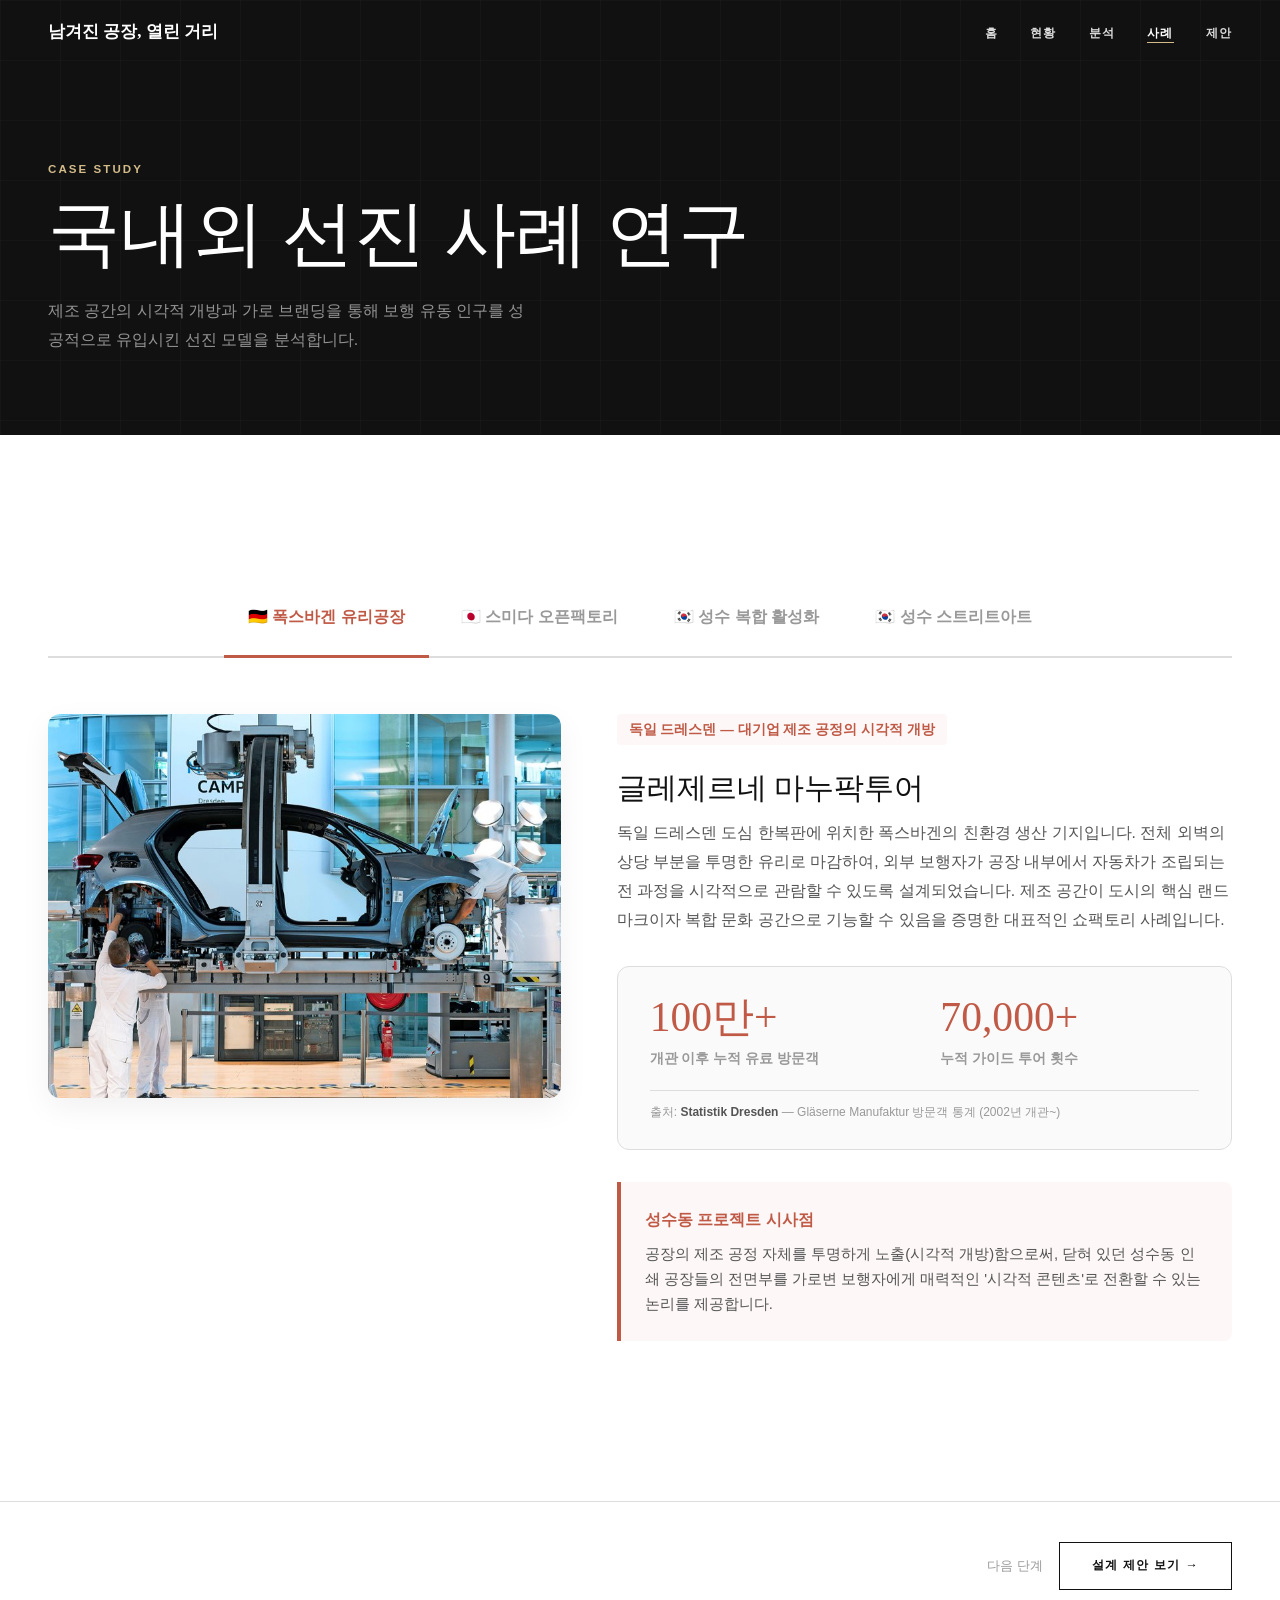
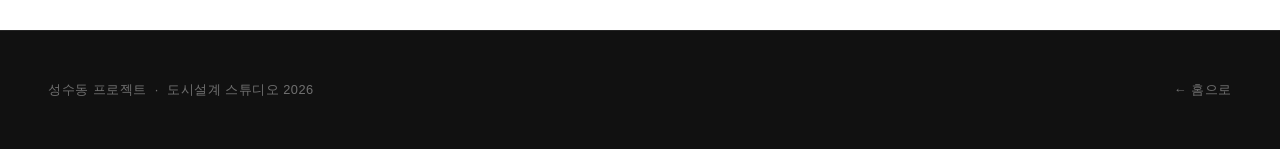
<file: case.html>
<!DOCTYPE html>
<html lang="ko">
<head>
  <meta charset="UTF-8" />
  <meta name="viewport" content="width=device-width, initial-scale=1.0" />
  <title>사례 — 남겨진 공장, 열린 거리</title>
  <link rel="stylesheet" href="style.css" />
  <style>
    /* ── 국내외 사례 인터랙티브 탭 + 시각화 전용 스타일 ── */
    .tabs-container {
      max-width: 1200px;
      margin: 3rem auto;
      padding: 0;
    }

    /* 탭 버튼 디자인 */
    .tab-buttons {
      display: flex;
      justify-content: center;
      gap: 0.5rem;
      margin-bottom: 3.5rem;
      border-bottom: 2px solid var(--gray-light);
      padding-bottom: 1rem;
      flex-wrap: wrap;
    }

    .tab-btn {
      padding: 12px 24px;
      font-size: 1rem;
      font-weight: 600;
      background: none;
      border: none;
      color: var(--gray-mid);
      cursor: pointer;
      position: relative;
      transition: all 0.3s ease;
    }

    .tab-btn.active {
      color: #C05A46;
    }
    .tab-btn.active::after {
      content: '';
      position: absolute;
      bottom: -18px;
      left: 0;
      width: 100%;
      height: 3px;
      background-color: #C05A46;
    }

    /* 탭 콘텐츠 애니메이션 */
    .tab-content {
      display: none;
      animation: fadeIn 0.5s ease forwards;
    }
    .tab-content.active {
      display: block;
    }

    @keyframes fadeIn {
      from { opacity: 0; transform: translateY(12px); }
      to { opacity: 1; transform: translateY(0); }
    }

    /* 내측 기본 그리드 */
    .case-grid {
      display: grid;
      grid-template-columns: 1fr 1.2fr;
      gap: 3.5rem;
      align-items: start;
    }

    /* 이미지 박스 */
    .case-img-box {
      width: 100%;
      aspect-ratio: 4/3;
      overflow: hidden;
      border-radius: 12px;
      box-shadow: 0 10px 30px rgba(0,0,0,0.06);
      transition: transform 0.4s ease, box-shadow 0.4s ease;
    }
    .case-img-box img {
      width: 100%;
      height: 100%;
      object-fit: cover;
      transition: transform 0.5s ease;
    }
    .case-img-box:hover {
      transform: translateY(-5px);
      box-shadow: 0 15px 35px rgba(192, 90, 70, 0.15);
    }
    .case-img-box:hover img {
      transform: scale(1.04);
    }

    /* 이미지 2장 가로 나열 믹스 그리드 */
    .case-img-double {
      display: grid;
      grid-template-columns: 1fr 1fr;
      gap: 1rem;
      width: 100%;
      aspect-ratio: 4/3;
    }
    .case-img-double .img-wrap {
      width: 100%;
      height: 100%;
      overflow: hidden;
      border-radius: 12px;
      box-shadow: 0 10px 30px rgba(0,0,0,0.06);
    }
    .case-img-double img {
      width: 100%;
      height: 100%;
      object-fit: cover;
      transition: transform 0.5s ease;
    }
    .case-img-double .img-wrap:hover img {
      transform: scale(1.05);
    }

    /* 텍스트 정보 스타일링 */
    .case-info h3 {
      font-family: var(--font-display);
      font-size: 1.9rem;
      font-weight: normal;
      color: var(--black);
      margin-bottom: 0.6rem;
      line-height: 1.3;
    }
    .case-tag {
      display: inline-block;
      padding: 4px 12px;
      background-color: #fdf8f7;
      color: #C05A46;
      font-size: 0.85rem;
      font-weight: 600;
      border-radius: 4px;
      margin-bottom: 1.5rem;
    }
    .case-text {
      font-size: 0.98rem;
      line-height: 1.85;
      color: var(--gray-dark);
      margin-bottom: 2rem;
    }

    /* 수치 카운터 그리드 */
    .counter-grid {
      display: flex;
      flex-direction: column;
      gap: 0;
      margin-bottom: 2rem;
      background: #fafafa;
      padding: 1.75rem 2rem;
      border-radius: 12px;
      border: 1px solid var(--gray-light);
    }
    .counter-items-row {
      display: flex;
      gap: 2rem;
    }
    .counter-item { flex: 1; }
    .counter-number {
      font-family: var(--font-display);
      font-size: 2.6rem;
      font-weight: normal;
      color: #C05A46;
      line-height: 1.1;
      margin-bottom: 0.4rem;
      white-space: nowrap;
    }
    .counter-label {
      font-size: 0.85rem;
      color: var(--gray-mid);
      font-weight: 600;
    }

    /* 출처 표기 */
    .counter-source {
      font-size: 0.75rem;
      color: var(--gray-mid);
      margin-top: 1.25rem;
      padding-top: 0.75rem;
      border-top: 1px solid var(--gray-light);
      line-height: 1.5;
    }
    .counter-source span {
      font-weight: 600;
      color: var(--gray-dark);
    }

    /* 국내사례 비주얼 키워드 그리드 */
    .keyword-grid {
      display: flex;
      flex-direction: column;
      gap: 0.75rem;
      margin-bottom: 2rem;
      background: #fcfcfc;
      padding: 1.5rem;
      border-radius: 12px;
      border: 1px solid rgba(192, 90, 70, 0.15);
    }
    .keyword-title {
      font-size: 0.82rem;
      color: #C05A46;
      font-weight: bold;
      letter-spacing: 0.05em;
      text-transform: uppercase;
    }
    .tag-cloud {
      display: flex;
      gap: 0.5rem;
      flex-wrap: wrap;
    }
    .keyword-chip {
      padding: 6px 14px;
      background-color: var(--white);
      border: 1px solid var(--gray-light);
      border-radius: 30px;
      font-size: 0.85rem;
      color: var(--gray-dark);
      font-weight: 500;
    }
    .keyword-chip.highlight {
      border-color: #C05A46;
      color: #C05A46;
      background-color: #fdf8f7;
    }

    /* 시사점 박스 */
    .takeaway-box {
      background-color: #fdf8f7;
      border-left: 4px solid #C05A46;
      padding: 1.5rem;
      border-radius: 0 8px 8px 0;
    }
    .takeaway-box h4 {
      font-size: 1rem;
      font-weight: bold;
      color: #C05A46;
      margin-bottom: 0.5rem;
    }
    .takeaway-box p {
      font-size: 0.92rem;
      line-height: 1.7;
      color: var(--gray-dark);
      margin: 0;
    }

    @media (max-width: 900px) {
      .case-grid { grid-template-columns: 1fr; gap: 2rem; }
      .case-img-double, .case-img-box { aspect-ratio: 16/10; }
      .tab-buttons { gap: 0.25rem; }
      .tab-btn { padding: 10px 14px; font-size: 0.9rem; }
      .counter-grid { flex-direction: column; gap: 1rem; }
    }
  </style>
</head>
<body>

  <nav id="nav" class="scrolled">
    <a class="nav-logo" href="index.html">남겨진 공장, 열린 거리</a>
    <ul class="nav-links">
      <li><a href="index.html">홈</a></li>
      <li><a href="status.html">현황</a></li>
      <li><a href="analysis.html">분석</a></li>
      <li><a href="case.html" class="active">사례</a></li>
      <li><a href="proposal.html">제안</a></li>
    </ul>
  </nav>

  <div class="page-header">
    <p class="section-label">CASE STUDY</p>
    <h1>국내외 선진 사례 연구</h1>
    <p class="page-header-desc">
      제조 공간의 시각적 개방과 가로 브랜딩을 통해 보행 유동 인구를 성공적으로 유입시킨 선진 모델을 분석합니다.
    </p>
  </div>

  <section class="section">
    <div class="tabs-container">

      <div class="tab-buttons">
        <button class="tab-btn active" onclick="openTab(event, 'volkswagen')">🇩🇪 폭스바겐 유리공장</button>
        <button class="tab-btn" onclick="openTab(event, 'sumida')">🇯🇵 스미다 오픈팩토리</button>
        <button class="tab-btn" onclick="openTab(event, 'seongsu-complex')">🇰🇷 성수 복합 활성화</button>
        <button class="tab-btn" onclick="openTab(event, 'seongsu-street')">🇰🇷 성수 스트리트아트</button>
      </div>

      <!-- ── 독일 폭스바겐 유리공장 ── -->
      <div id="volkswagen" class="tab-content active">
        <div class="case-grid">
          <div class="case-img-box">
            <img src="images/volkswagen.jpg" alt="폭스바겐 투명유리공장 전경">
          </div>
          <div class="case-info">
            <span class="case-tag">독일 드레스덴 — 대기업 제조 공정의 시각적 개방</span>
            <h3>글레제르네 마누팍투어</h3>
            <p class="case-text">
              독일 드레스덴 도심 한복판에 위치한 폭스바겐의 친환경 생산 기지입니다. 전체 외벽의 상당 부분을 투명한 유리로 마감하여, 외부 보행자가 공장 내부에서 자동차가 조립되는 전 과정을 시각적으로 관람할 수 있도록 설계되었습니다. 제조 공간이 도시의 핵심 랜드마크이자 복합 문화 공간으로 기능할 수 있음을 증명한 대표적인 쇼팩토리 사례입니다.
            </p>

            <div class="counter-grid">
              <div class="counter-items-row">
                <div class="counter-item">
                  <div class="counter-number">100만+</div>
                  <div class="counter-label">개관 이후 누적 유료 방문객</div>
                </div>
                <div class="counter-item">
                  <div class="counter-number">70,000+</div>
                  <div class="counter-label">누적 가이드 투어 횟수</div>
                </div>
              </div>
              <div class="counter-source">
                출처: <span>Statistik Dresden</span> — Gläserne Manufaktur 방문객 통계 (2002년 개관~)
              </div>
            </div>

            <div class="takeaway-box">
              <h4>성수동 프로젝트 시사점</h4>
              <p>공장의 제조 공정 자체를 투명하게 노출(시각적 개방)함으로써, 닫혀 있던 성수동 인쇄 공장들의 전면부를 가로변 보행자에게 매력적인 '시각적 콘텐츠'로 전환할 수 있는 논리를 제공합니다.</p>
            </div>
          </div>
        </div>
      </div>

      <!-- ── 일본 스미다 오픈팩토리 ── -->
      <div id="sumida" class="tab-content">
        <div class="case-grid">
          <div class="case-img-box">
            <img src="images/sumida.png" alt="도쿄 스미다 워드 오픈팩토리">
          </div>
          <div class="case-info">
            <span class="case-tag">일본 도쿄 — 골목길 인쇄·제조 산업과 보행의 결합</span>
            <h3>스미다구 오픈팩토리</h3>
            <p class="case-text">
              도쿄의 대표적인 노후 준공업지역인 스미다구 일대에서 진행되는 지역 산업 재생 프로그램입니다. 영세한 소규모 인쇄소, 금속 가공 공장들이 특정 기간 동안 내부 작업 공간을 전면 개방하고, 방문객들이 골목길을 걸으며 직접 인쇄 장비를 체험하고 디자이너와 협업할 수 있도록 네트워크를 구축했습니다. 단절되었던 산업 블록에 보행 유동인구를 유입시켰습니다.
            </p>

            <div class="counter-grid">
              <div class="counter-items-row">
                <div class="counter-item">
                  <div class="counter-number">36사</div>
                  <div class="counter-label">2024년 기준 참가 기업 수</div>
                </div>
                <div class="counter-item">
                  <div class="counter-number">2012~</div>
                  <div class="counter-label">연 1회 정기 개최 (현재까지)</div>
                </div>
              </div>
              <div class="counter-source">
                출처: <span>墨田区 공식 웹사이트</span> — スミファ(すみだファクトリーめぐり) 2024년 개최 공고
              </div>
            </div>

            <div class="takeaway-box">
              <h4>성수동 프로젝트 시사점</h4>
              <p>성수동 북측의 영세 인쇄 단지가 대규모 개발 없이도 '보행 통로 확보'와 '체험 프로그램 연계'를 통해 소외된 골목길 산업 지대를 활성화하는 물리적·소프트웨어적 해법이 될 수 있습니다.</p>
            </div>
          </div>
        </div>
      </div>

      <!-- ── 국내 성수 복합 활성화 ── -->
      <div id="seongsu-complex" class="tab-content">
        <div class="case-grid">
          <div class="case-img-box">
            <img src="images/sanup.jpg" alt="성수동 지식산업센터 복합화">
          </div>
          <div class="case-info">
            <span class="case-tag">대한민국 서울 — 공장 부지의 현대적 재개발과 인구 유입</span>
            <h3>지식산업센터 복합화 및 가로 활성화</h3>
            <p class="case-text">
              과거 낙후된 공장 부지를 현대적인 지식산업센터(생각공장 성수, 디원 에이치 등)로 재개발하면서, 지하층과 저층부에 대형 서점, 세련된 카페, 문화시설을 의무 배치하여 직장인뿐만 아니라 일반 시민들의 가로변 보행을 적극적으로 유도한 재생 사례입니다.
            </p>

            <div class="keyword-grid">
              <div class="keyword-title">공간 연계 핵심 메커니즘</div>
              <div class="tag-cloud">
                <span class="keyword-chip highlight">#저층부_문화시설_의무화</span>
                <span class="keyword-chip">#대형서점_입점</span>
                <span class="keyword-chip highlight">#시민_보행로_확보</span>
                <span class="keyword-chip">#업무·상업_복합거점</span>
              </div>
            </div>

            <div class="takeaway-box">
              <h4>성수동 프로젝트 시사점</h4>
              <p>아파트형 공장이 단순한 폐쇄적 업무 공간을 넘어 도심 속 문화·상업 거점이 될 수 있음을 증명합니다. 본 설계 대상지의 저층부 개방 및 오픈 스페이스 설계를 위한 직접적인 물리적 벤치마킹 모델로 활용됩니다.</p>
            </div>
          </div>
        </div>
      </div>

      <!-- ── 국내 성수 스트리트아트 ── -->
      <div id="seongsu-street" class="tab-content">
        <div class="case-grid">
          <div class="case-img-double">
            <div class="img-wrap"><img src="images/street%20art.jpg" alt="성수동 스트리트 아트 1"></div>
            <div class="img-wrap"><img src="images/streetart2.jpg" alt="성수동 스트리트 아트 2"></div>
          </div>
          <div class="case-info">
            <span class="case-tag">대한민국 서울 — 지역 산업 정체성의 가로 환경 브랜딩</span>
            <h3>스트리트 아트 및 그래픽 노면 인쇄</h3>
            <p class="case-text">
              낙후된 인쇄 공장 밀집 지역의 도로 바닥면에 인쇄 고유의 CMYK 컬러칩과 타이포그래피 레이아웃을 그래픽 노면 도색(인쇄) 기법으로 입힌 사례입니다. 기존의 어둡고 삭막하던 공장 골목길을 '인쇄 아트 로드'로 인지적 탈바꿈을 유도하여 트렌디한 젊은 층의 보행 유입을 이끌어냈습니다.
            </p>

            <div class="keyword-grid">
              <div class="keyword-title">가로 브랜딩 아이덴티티 요소</div>
              <div class="tag-cloud">
                <span class="keyword-chip highlight">#CMYK_컬러칩_도색</span>
                <span class="keyword-chip">#타이포그래피_노면인쇄</span>
                <span class="keyword-chip highlight">#문화적_포토존_형성</span>
                <span class="keyword-chip">#인지적_영역성_확보</span>
              </div>
            </div>

            <div class="takeaway-box">
              <h4>성수동 프로젝트 시사점</h4>
              <p>지역 고유 산업(인쇄)의 그래픽적 아이덴티티를 도로 표면 디자인에 직접 녹여냄으로써, 단순한 통로 기능에 머물던 길을 가로 브랜딩 마케팅 거점으로 활용할 수 있는 소프트웨어적 대안을 제시합니다.</p>
            </div>
          </div>
        </div>
      </div>

    </div>
  </section>

  <div class="page-nav">
    <span style="font-size:0.82rem; color:var(--gray-mid);">다음 단계</span>
    <a href="proposal.html" class="btn btn-dark">설계 제안 보기 →</a>
  </div>

  <footer>
    <span>성수동 프로젝트 &nbsp;·&nbsp; 도시설계 스튜디오 2026</span>
    <a href="index.html">← 홈으로</a>
  </footer>

  <script>
    function runCounters(containerId) {
      /* 수치가 텍스트로 고정되었으므로 카운터 애니메이션 불필요 */
    }

    function openTab(evt, tabName) {
      const tabContents = document.getElementsByClassName("tab-content");
      for (let i = 0; i < tabContents.length; i++) {
        tabContents[i].classList.remove("active");
      }
      const tabButtons = document.getElementsByClassName("tab-btn");
      for (let i = 0; i < tabButtons.length; i++) {
        tabButtons[i].classList.remove("active");
      }
      document.getElementById(tabName).classList.add("active");
      evt.currentTarget.classList.add("active");
    }

    const nav = document.getElementById('nav');
    window.addEventListener('scroll', () => {
      if (window.scrollY < 40) nav.classList.remove('scrolled');
      else nav.classList.add('scrolled');
    });
  </script>

</body>
</html>
</file>
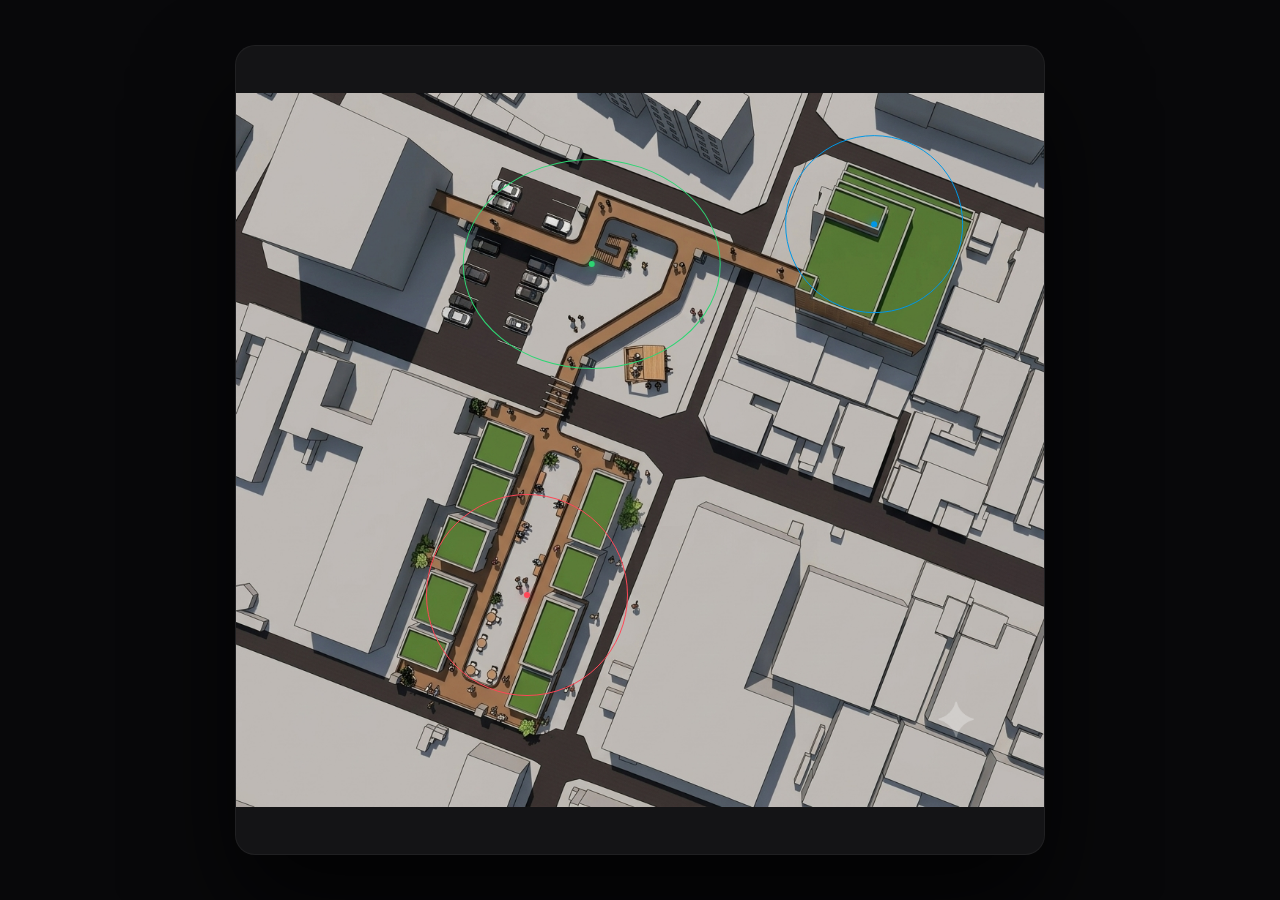
<file: standalone_viewer.html>
<!DOCTYPE html>
<html lang="ko">
<head>
  <meta charset="UTF-8">
  <meta name="viewport" content="width=device-width, initial-scale=1.0">
  <title>마스터플랜 공간 몰입형 인터랙티브 뷰어 (클리어 렌더 UI)</title>
  <style>
    /* 전체 화면 기본 스타일 리셋 */
    * { margin: 0; padding: 0; box-sizing: border-box; }
    body {
      background-color: #08080a;
      color: #ffffff;
      font-family: -apple-system, BlinkMacSystemFont, "Segoe UI", Roboto, "Helvetica Neue", Arial, sans-serif;
      overflow: hidden;
      height: 100vh;
      display: flex;
      justify-content: center;
      align-items: center;
    }

    /* 전체 화면 앱 컨테이너 */
    .app-viewport {
      position: relative;
      width: 100vw;
      height: 100vh;
      display: flex;
      justify-content: center;
      align-items: center;
      perspective: 1500px; /* 3D 깊이감 */
    }

    /* ── 🗺️ 1단계 스테이지: 마스터플랜 조감도 화면 ── */
    .map-stage {
      position: relative;
      width: 90vmin;
      height: 90vmin;
      max-width: 900px;
      max-height: 900px;
      background: #141416;
      border-radius: 20px;
      box-shadow: 0 50px 100px rgba(0, 0, 0, 0.7);
      overflow: hidden;
      /* 시네마틱 트래킹 애니메이션 */
      transition: transform 1.3s cubic-bezier(0.7, 0, 0.15, 1), 
                  opacity 1s cubic-bezier(0.7, 0, 0.2, 1), 
                  filter 1s ease;
      transform-origin: center center;
      z-index: 1;
      border: 1px solid rgba(255, 255, 255, 0.05);
    }

    /* 조감도 배경 이미지 */
    .map-background {
      width: 100%;
      height: 100%;
      object-fit: contain;
      display: block;
    }

    /* ── 🎯 내부 블러를 제거한 선명한 레이더 핫스팟 경계면 ── */
    .hotspot-boundary {
      position: absolute;
      border-radius: 50%;
      cursor: pointer;
      transform: translate(-50%, -50%);
      transition: all 0.5s cubic-bezier(0.1, 0.8, 0.2, 1);
      display: flex;
      justify-content: center;
      align-items: center;
      z-index: 10;
      border: 1.5px solid currentColor;
      background: rgba(255, 255, 255, 0); 
    }

    /* 🌀 은은하게 퍼져나가는 고품격 맥박/레이더 파동 모션 */
    .hotspot-boundary::before {
      content: '';
      position: absolute;
      inset: 0;
      border-radius: 50%;
      border: 1.5px solid currentColor;
      box-shadow: 0 0 15px currentColor;
      opacity: 0;
      animation: radarWave 3s infinite cubic-bezier(0.1, 0.8, 0.3, 1);
      pointer-events: none;
    }

    @keyframes radarWave {
      0% { transform: scale(0.96); opacity: 0.7; filter: blur(0px); }
      50% { opacity: 0.3; }
      100% { transform: scale(1.25); opacity: 0; filter: blur(2px); }
    }

    /* 정밀 타겟 조준점 내부 도트 점 구현 */
    .hotspot-boundary::after {
      content: '';
      position: absolute;
      width: 6px;
      height: 6px;
      border-radius: 50%;
      background-color: currentColor;
      box-shadow: 0 0 10px currentColor;
      transition: transform 0.4s ease;
    }

    /* 호버 시 네온 가스 발광 및 부드러운 스케일링 극대화 */
    .hotspot-boundary:hover {
      background: rgba(255, 255, 255, 0.04);
      box-shadow: inset 0 0 20px currentColor, 0 0 30px rgba(255, 255, 255, 0.1);
      transform: translate(-50%, -50%) scale(1.04);
    }
    .hotspot-boundary:hover::after { transform: scale(1.5); }

    /* 안내 문구 툴팁 디자인 가공 */
    .hotspot-tooltip {
      position: absolute;
      font-size: 11px;
      font-weight: 700;
      color: #ffffff;
      letter-spacing: 1px;
      opacity: 0;
      pointer-events: none;
      transition: all 0.3s ease;
      background: #111115;
      padding: 6px 14px;
      border-radius: 6px;
      border: 1px solid rgba(255,255,255,0.15);
      box-shadow: 0 10px 25px rgba(0,0,0,0.4);
      white-space: nowrap;
      transform: translateY(20px);
      z-index: 20;
    }
    .hotspot-boundary:hover .hotspot-tooltip {
      opacity: 1;
      transform: translateY(0);
    }

    /* 각 컬러 경계면 스케일 및 정밀 포지셔닝 고정 */
    .hotspot-boundary.red { left: 36%; top: 68%; width: 25%; height: 25%; color: #ff4757; }
    .hotspot-boundary.green { left: 44%; top: 27%; width: 32%; height: 26%; color: #2ed573; }
    .hotspot-boundary.blue { left: 79%; top: 22%; width: 22%; height: 22%; color: #0097e6; }

    /* 🌀 클릭 시 조감도가 거대화되며 빨려 들어가는 흡입 효과 */
    .map-stage.sucked-in {
      transform: scale(8);
      opacity: 0;
      filter: blur(15px);
      pointer-events: none;
    }

    /* ── 👁️ 2단계 스테이지: 사람이 현장에 서서 보게 될 1인칭 전경 화면 ── */
    .perspective-stage {
      position: absolute;
      width: 100vw;
      height: 100vh;
      inset: 0;
      z-index: 2;
      opacity: 0;
      pointer-events: none;
      transform: scale(0.92) translateZ(-100px);
      transition: transform 1.3s cubic-bezier(0.6, 0, 0.15, 1), 
                  opacity 1s cubic-bezier(0.6, 0, 0.2, 1);
    }
    .perspective-stage.active {
      opacity: 1;
      pointer-events: auto;
      transform: scale(1) translateZ(0);
    }
    .human-view-img {
      width: 100%; height: 100%; object-fit: cover; display: none;
    }
    .human-view-img.active { display: block; }

    /* 상단 정보 패널 뱃지 */
    .info-overlay {
      position: absolute;
      top: 2rem; left: 2rem;
      background: rgba(11, 11, 14, 0.85);
      padding: 14px 24px;
      border-radius: 40px;
      border: 1px solid rgba(255, 255, 255, 0.1);
      backdrop-filter: blur(15px);
      display: flex;
      align-items: center;
      gap: 12px;
    }
    .status-indicator { width: 8px; height: 8px; border-radius: 50%; box-shadow: 0 0 12px currentColor; }
    .location-title { font-size: 14px; font-weight: 600; letter-spacing: 0.5px; }

    /* ↩️ 원상복구 탈출(Back) 버튼 디자인 */
    .exit-button {
      position: absolute;
      bottom: 3.5rem; left: 50%;
      transform: translateX(-50%);
      background: #ffffff;
      color: #0c0c0e;
      border: none;
      padding: 16px 36px;
      font-size: 14px;
      font-weight: 800;
      border-radius: 50px;
      cursor: pointer;
      box-shadow: 0 20px 40px rgba(0,0,0,0.5);
      transition: all 0.3s cubic-bezier(0.2, 0.8, 0.2, 1);
      letter-spacing: 0.5px;
    }
    .exit-button:hover {
      background: #C05A46;
      color: #ffffff;
      transform: translateX(-50%) translateY(-4px);
      box-shadow: 0 25px 50px rgba(192, 90, 70, 0.4);
    }
  </style>
</head>
<body>

  <div class="app-viewport">
    
    <div class="map-stage" id="mapStage">
      <img src="edited-image.png" class="map-background" alt="마스터플랜 조감도 배치도">
      
      <div class="hotspot-boundary red" data-view="view-red" data-title="🔴 RED ZONE — 보행 중심 하단 카운티 가로 전경">
        <span class="hotspot-tooltip" style="top: 115%;">🔴 CLICK TO ENTER RED ZONE</span>
      </div>
      <div class="hotspot-boundary green" data-view="view-green" data-title="🟢 GREEN ZONE — 입체 공공 브릿지 및 중앙 오픈 스페이스">
        <span class="hotspot-tooltip" style="top: 115%;">🟢 CLICK TO ENTER GREEN ZONE</span>
      </div>
      <div class="hotspot-boundary blue" data-view="view-blue" data-title="🔵 BLUE ZONE — 복합 앵커 빌딩 상부 루프탑 커뮤니티 정원">
        <span class="hotspot-tooltip" style="top: -55%;">🔵 CLICK TO ENTER BLUE ZONE</span>
      </div>
    </div>

    <div class="perspective-stage" id="perspectiveStage">
      <div class="info-overlay">
        <div class="status-indicator" id="indicatorLight"></div>
        <div class="location-title" id="locationTitle">현장 시선 데이터 로드 중...</div>
      </div>

      <img src="view-red.png" id="view-red" class="human-view-img" alt="레드 존 전경">
      <img src="view-green.png" id="view-green" class="human-view-img" alt="그린 존 전경">
      <img src="view-blue.png" id="view-blue" class="human-view-img" alt="블루 존 전경">

      <button class="exit-button" onclick="reverseCamera()">← 전체 조감도 배치도로 돌아가기</button>
    </div>

  </div>

  <script>
    const mapStage = document.getElementById('mapStage');
    const perspectiveStage = document.getElementById('perspectiveStage');
    const locationTitle = document.getElementById('locationTitle');
    const indicatorLight = document.getElementById('indicatorLight');

    document.querySelectorAll('.hotspot-boundary').forEach(hotspot => {
      hotspot.addEventListener('click', function(e) {
        const rect = mapStage.getBoundingClientRect();
        const offsetX = e.clientX - rect.left;
        const offsetY = e.clientY - rect.top;
        
        const percentX = (offsetX / rect.width) * 100;
        const percentY = (offsetY / rect.height) * 100;

        mapStage.style.transformOrigin = `${percentX}% ${percentY}%`;
        mapStage.classList.add('sucked-in');

        const targetViewId = this.getAttribute('data-view');
        const targetTitle = this.getAttribute('data-title');
        const targetColor = window.getComputedStyle(this).color;

        document.querySelectorAll('.human-view-img').forEach(img => img.classList.remove('active'));
        
        const targetImg = document.getElementById(targetViewId);
        if (targetImg) targetImg.classList.add('active');

        locationTitle.innerText = targetTitle;
        indicatorLight.style.opacity = "1";
        indicatorLight.style.color = targetColor;

        setTimeout(() => { perspectiveStage.classList.add('active'); }, 180);
      });
    });

    function reverseCamera() {
      perspectiveStage.classList.remove('active');
      setTimeout(() => { mapStage.classList.remove('sucked-in'); }, 250);
    }
  </script>
</body>
</html>
</file>
<file: style.css>
/* 인터넷 없어도 작동하는 시스템 폰트 사용 */
*, *::before, *::after { box-sizing: border-box; margin: 0; padding: 0; }

:root {
  --black: #111;
  --white: #fff;
  --gray-bg: #f4f3ef;
  --gray-light: #ddd;
  --gray-mid: #999;
  --gray-dark: #555;
  --accent: #b89a5e;
  --accent-light: #d4bc8a;
  --font-display: 'Georgia', 'Batang', serif;
  --font-body: 'Apple SD Gothic Neo', 'Malgun Gothic', '맑은 고딕', sans-serif;
  --nav-h: 64px;
}

html { scroll-behavior: smooth; }
body { font-family: var(--font-body); color: var(--black); background: var(--white); line-height: 1.7; }

/* ── NAV ── */
nav {
  position: fixed; top: 0; left: 0; right: 0; z-index: 200;
  height: var(--nav-h);
  display: flex; align-items: center; justify-content: space-between;
  padding: 0 3rem;
  transition: background 0.3s, border-color 0.3s;
}
nav.scrolled {
  background: rgba(255,255,255,0.95);
  backdrop-filter: blur(10px);
  border-bottom: 1px solid var(--gray-light);
}
.nav-logo {
  font-family: var(--font-display);
  font-size: 1.05rem; color: var(--white); text-decoration: none;
  transition: color 0.3s; font-weight: bold;
}
nav.scrolled .nav-logo { color: var(--black); }
.nav-links { display: flex; gap: 2rem; list-style: none; }
.nav-links a {
  font-size: 0.78rem; font-weight: 600; letter-spacing: 0.1em;
  text-transform: uppercase; color: rgba(255,255,255,0.85);
  text-decoration: none; transition: color 0.2s; padding-bottom: 2px;
}
nav.scrolled .nav-links a { color: var(--gray-dark); }
.nav-links a:hover { color: var(--white); }
nav.scrolled .nav-links a:hover { color: var(--black); }
.nav-links a.active {
  color: var(--white);
  border-bottom: 1.5px solid var(--accent-light);
}
nav.scrolled .nav-links a.active {
  color: var(--black);
  border-bottom-color: var(--accent);
}

/* ── HERO ── */
.hero {
  position: relative; min-height: 100vh;
  display: flex; align-items: flex-end;
  padding: 0 3rem 5rem;
  overflow: hidden;
  background: var(--black);
}
.hero-bg {
  position: absolute; inset: 0;
  background-image: url('./images/build.png');
  background-size: cover;
  background-position: center center;
  background-repeat: no-repeat;
  background-color: #1a1a2e;
}
.hero-bg::before {
  content: '';
  position: absolute; inset: 0;
  background: rgba(0,0,0,0.52);
}
.hero-bg::after {
  content: '';
  position: absolute; inset: 0;
  background: linear-gradient(to top, rgba(0,0,0,0.65) 0%, transparent 55%);
}
.hero-bg-text {
  position: absolute; top: 50%; left: 50%;
  transform: translate(-50%, -55%);
  font-family: var(--font-display);
  font-size: clamp(8rem, 22vw, 22rem);
  color: rgba(255,255,255,0.04);
  white-space: nowrap; pointer-events: none; user-select: none;
  letter-spacing: -0.02em; z-index: 1;
}
.hero-content { position: relative; z-index: 2; max-width: 800px; }
.hero-tag {
  font-size: 0.72rem; font-weight: 600; letter-spacing: 0.18em;
  text-transform: uppercase; color: var(--accent-light); margin-bottom: 1.25rem;
}
.hero-title {
  font-family: var(--font-display);
  font-size: clamp(2.5rem, 6vw, 5.5rem);
  line-height: 1.1; letter-spacing: -0.02em;
  color: var(--white); margin-bottom: 2rem; font-weight: normal;
}
.hero-title em { font-style: italic; color: var(--accent-light); }
.hero-desc {
  font-size: 1rem; color: rgba(255,255,255,0.65);
  max-width: 440px; margin-bottom: 2.5rem; line-height: 1.85;
}
.hero-actions { display: flex; gap: 1rem; flex-wrap: wrap; margin-bottom: 3rem; }
.hero-scroll {
  position: absolute; bottom: 2rem; right: 3rem; z-index: 2;
  display: flex; flex-direction: column; align-items: center; gap: 0.4rem;
  font-size: 0.7rem; letter-spacing: 0.12em; text-transform: uppercase;
  color: rgba(255,255,255,0.4);
}
.hero-scroll::after {
  content: '';
  width: 1px; height: 40px;
  background: linear-gradient(to bottom, rgba(255,255,255,0.4), transparent);
  animation: scrollLine 1.8s ease-in-out infinite;
}
@keyframes scrollLine { 0%,100%{opacity:0.3;transform:scaleY(1)} 50%{opacity:1;transform:scaleY(1.2)} }

/* ── BUTTONS ── */
.btn {
  display: inline-block; padding: 0.8rem 2rem;
  font-size: 0.78rem; font-weight: 600; letter-spacing: 0.1em;
  text-transform: uppercase; text-decoration: none;
  border: 1.5px solid var(--white); color: var(--white);
  background: transparent; transition: all 0.25s; cursor: pointer;
}
.btn:hover { background: var(--white); color: var(--black); }
.btn-dark { border-color: var(--black); color: var(--black); background: transparent; }
.btn-dark:hover { background: var(--black); color: var(--white); }
.btn-accent { border-color: var(--accent); color: var(--accent); }
.btn-accent:hover { background: var(--accent); color: var(--white); }
.btn-filled { background: var(--accent); border-color: var(--accent); color: var(--white); }
.btn-filled:hover { background: #9a7d48; border-color: #9a7d48; }

/* ── STAT STRIP ── */
.stat-strip {
  background: var(--black); color: var(--white);
  display: grid; grid-template-columns: repeat(3, 1fr);
}
.stat-strip-item {
  padding: 3rem 2.5rem;
  border-right: 1px solid rgba(255,255,255,0.1);
  transition: background 0.2s;
}
.stat-strip-item:last-child { border-right: none; }
.stat-strip-item:hover { background: rgba(255,255,255,0.04); }
.stat-num {
  font-family: var(--font-display);
  font-size: 2.8rem; line-height: 1.1; margin-bottom: 0.4rem;
  color: var(--accent-light); font-weight: normal;
}
.stat-label {
  font-size: 0.82rem; color: rgba(255,255,255,0.5); letter-spacing: 0.05em;
  margin-bottom: 0.5rem;
}
.stat-desc { font-size: 0.85rem; color: rgba(255,255,255,0.7); line-height: 1.6; }

/* ── SECTIONS ── */
.section { padding: 7rem 3rem; }
.section-alt { background: var(--gray-bg); }
.section-dark { background: var(--black); color: var(--white); }

.section-label {
  font-size: 0.72rem; font-weight: 600; letter-spacing: 0.18em;
  text-transform: uppercase; color: var(--accent); margin-bottom: 1rem;
}
.section-dark .section-label { color: var(--accent-light); }

.section-title {
  font-family: var(--font-display);
  font-size: clamp(2rem, 4vw, 3.2rem);
  line-height: 1.1; margin-bottom: 1.25rem;
  font-weight: normal;
}
.section-dark .section-title { color: var(--white); }

.section-desc {
  font-size: 1rem; color: var(--gray-dark);
  max-width: 520px; line-height: 1.85; margin-bottom: 3.5rem;
}
.section-dark .section-desc { color: rgba(255,255,255,0.6); }

/* ── FEATURE CARDS ── */
.feature-grid {
  display: grid; grid-template-columns: repeat(3, 1fr); gap: 0;
  border: 1px solid var(--gray-light);
}
.feature-card {
  position: relative; overflow: hidden;
  border-right: 1px solid var(--gray-light);
  text-decoration: none; color: var(--black);
  display: block; transition: background 0.2s;
}
.feature-card:last-child { border-right: none; }
.feature-card:hover { background: var(--gray-bg); }
.feature-card-img {
  width: 100%; aspect-ratio: 4/3;
  background: linear-gradient(135deg, #e0ddd8, #ccc);
  display: flex; align-items: center; justify-content: center;
  font-size: 0.72rem; letter-spacing: 0.1em; text-transform: uppercase;
  color: var(--gray-mid);
}
.feature-card-img img { width:100%; height:100%; object-fit:cover; display:block; }
.feature-card-body {
  padding: 1.75rem;
  border-top: 1px solid var(--gray-light);
}
.feature-card-num {
  font-family: var(--font-display); font-size: 0.9rem;
  color: var(--accent); margin-bottom: 0.5rem;
}
.feature-card-title {
  font-family: var(--font-display); font-size: 1.4rem;
  margin-bottom: 0.6rem; line-height: 1.2; font-weight: normal;
}
.feature-card-text {
  font-size: 0.88rem; color: var(--gray-dark); line-height: 1.7;
  margin-bottom: 1.25rem;
}
.feature-card-link {
  font-size: 0.75rem; font-weight: 600; letter-spacing: 0.1em;
  text-transform: uppercase; color: var(--black);
  display: inline-flex; align-items: center; gap: 0.4rem;
}
.feature-card-link::after { content: '→'; transition: transform 0.2s; }
.feature-card:hover .feature-card-link::after { transform: translateX(4px); }

/* ── FULL IMAGE BAND ── */
.img-band {
  width: 100%; aspect-ratio: 21/8; position: relative; overflow: hidden;
  background: linear-gradient(135deg, #2a2a2a, #444);
  display: flex; align-items: center; justify-content: center;
}
.img-band img { width: 100%; height: 100%; object-fit: cover; display: block; }
.img-band-placeholder {
  font-size: 0.8rem; letter-spacing: 0.12em; text-transform: uppercase;
  color: rgba(255,255,255,0.3);
}

/* ── SPLIT LAYOUT ── */
.split { display: grid; grid-template-columns: 1fr 1fr; gap: 0; }
.split-img {
  aspect-ratio: 1/1; object-fit: cover;
  background: linear-gradient(135deg, #d8d5cf, #bbb);
  display: flex; align-items: center; justify-content: center;
  font-size: 0.75rem; letter-spacing: 0.1em; color: var(--gray-mid);
  text-transform: uppercase; overflow: hidden;
}
.split-img img { width: 100%; height: 100%; object-fit: cover; display: block; }
.split-body {
  padding: 5rem 4rem;
  display: flex; flex-direction: column; justify-content: center;
}
.split-body.dark { background: var(--black); color: var(--white); }
.split-body.dark .section-desc { color: rgba(255,255,255,0.6); }

/* ── GRID CARDS ── */
.card-grid { display: grid; grid-template-columns: repeat(3,1fr); gap: 1.5rem; }
.card {
  background: var(--white); border: 1px solid var(--gray-light);
  overflow: hidden; transition: box-shadow 0.2s, transform 0.2s;
}
.card:hover { box-shadow: 0 8px 32px rgba(0,0,0,0.08); transform: translateY(-2px); }
.card-img-box {
  aspect-ratio: 16/10;
  background: linear-gradient(135deg, #e8e5e0, #d0cdc8);
  display: flex; align-items: center; justify-content: center;
  font-size: 0.72rem; letter-spacing: 0.08em; text-transform: uppercase;
  color: var(--gray-mid); overflow: hidden;
}
.card-img-box img { width: 100%; height: 100%; object-fit: cover; display: block; }
.card-body { padding: 1.5rem; }
.card-tag {
  font-size: 0.68rem; font-weight: 600; letter-spacing: 0.14em;
  text-transform: uppercase; color: var(--accent); margin-bottom: 0.5rem;
}
.card-title {
  font-family: var(--font-display); font-size: 1.25rem;
  margin-bottom: 0.6rem; line-height: 1.2; font-weight: normal;
}
.card-text { font-size: 0.88rem; color: var(--gray-dark); line-height: 1.7; }

/* ── VIDEO ── */
.video-wrap {
  position: relative; width: 100%; aspect-ratio: 16/9;
  background: var(--black); overflow: hidden;
}
.video-wrap iframe {
  position: absolute; inset: 0; width: 100%; height: 100%; border: none;
}

/* ── PAGE HEADER ── */
.page-header {
  padding: 10rem 3rem 5rem;
  background: var(--black); color: var(--white);
  position: relative; overflow: hidden;
}
.page-header::before {
  content: '';
  position: absolute; inset: 0;
  background-image:
    linear-gradient(rgba(255,255,255,0.02) 1px, transparent 1px),
    linear-gradient(90deg, rgba(255,255,255,0.02) 1px, transparent 1px);
  background-size: 60px 60px;
}
.page-header .section-label { color: var(--accent-light); position: relative; }
.page-header h1 {
  font-family: var(--font-display);
  font-size: clamp(2.5rem, 6vw, 4.5rem);
  line-height: 1.08; color: var(--white);
  position: relative; font-weight: normal;
}
.page-header-desc {
  font-size: 1rem; color: rgba(255,255,255,0.55);
  max-width: 480px; margin-top: 1.5rem; line-height: 1.8;
  position: relative;
}

/* ── FOOTER ── */
footer {
  background: var(--black); color: rgba(255,255,255,0.4);
  padding: 3rem; border-top: 1px solid rgba(255,255,255,0.08);
  display: flex; justify-content: space-between; align-items: center;
  font-size: 0.8rem; letter-spacing: 0.04em;
}
footer a { color: rgba(255,255,255,0.4); text-decoration: none; }
footer a:hover { color: var(--white); }

/* ── DIVIDERS ── */
hr.divider { border: none; border-top: 1px solid var(--gray-light); }
hr.divider-dark { border: none; border-top: 1px solid rgba(255,255,255,0.08); }

/* ── PAGE NAV ── */
.page-nav {
  display: flex; justify-content: flex-end; align-items: center;
  padding: 2.5rem 3rem; border-top: 1px solid var(--gray-light);
  gap: 1rem;
}

/* ── RESPONSIVE ── */
@media (max-width: 900px) {
  nav { padding: 0 1.5rem; }
  .nav-links { gap: 1.2rem; }
  .hero, .section, .page-header { padding-left: 1.5rem; padding-right: 1.5rem; }
  .feature-grid, .card-grid, .split { grid-template-columns: 1fr; }
  .stat-strip { grid-template-columns: 1fr; }
  .stat-strip-item { border-right: none; border-bottom: 1px solid rgba(255,255,255,0.1); }
  .split-img { aspect-ratio: 16/9; }
  .split-body { padding: 3rem 1.5rem; }
  footer { flex-direction: column; gap: 0.5rem; text-align: center; }
  .page-nav { padding: 2rem 1.5rem; }
}
</file>
